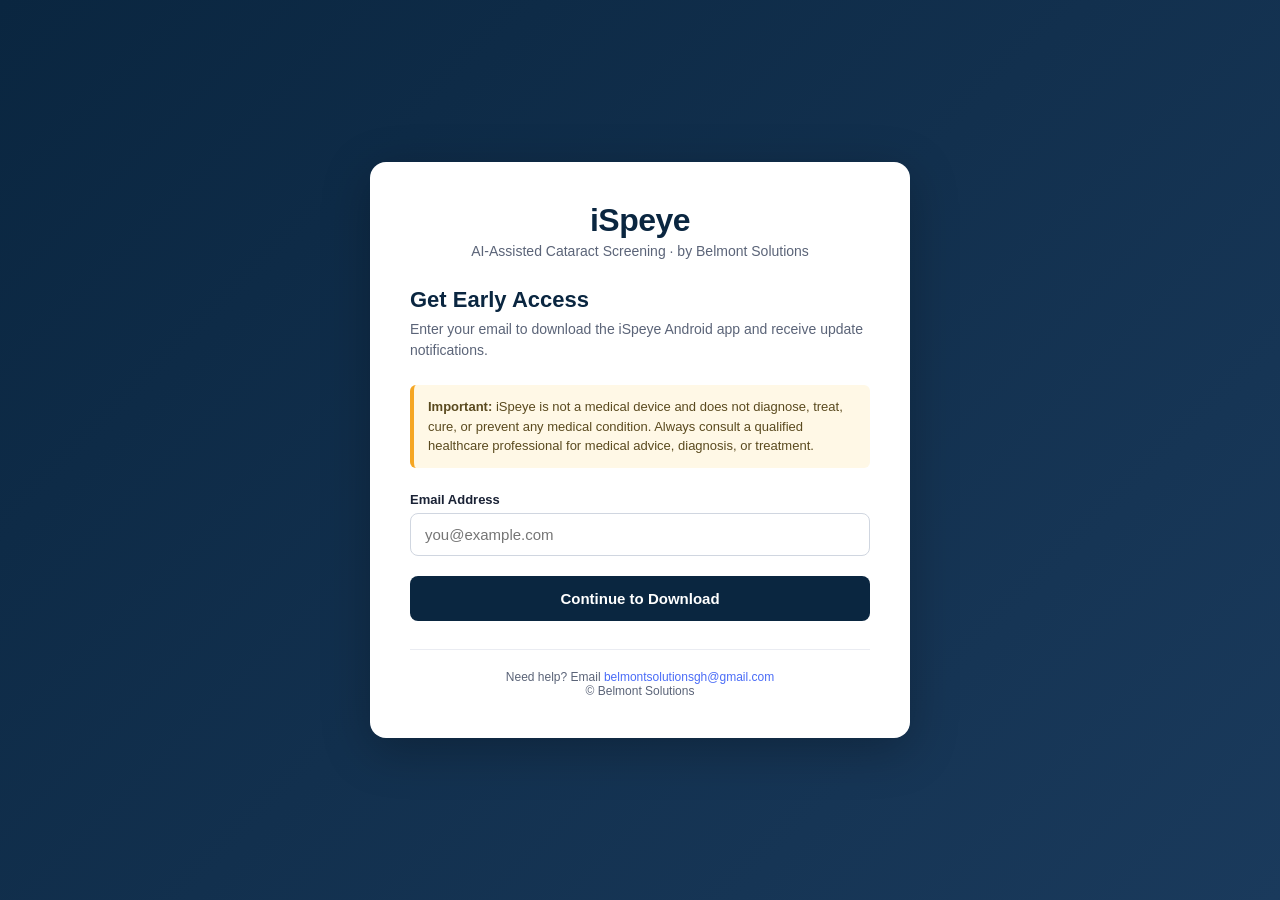
<file: index.html>
<!DOCTYPE html>
<html lang="en">
<head>
  <meta charset="UTF-8" />
  <meta name="viewport" content="width=device-width, initial-scale=1.0" />
  <title>Download iSpeye — Cataract Screening App</title>
  <style>
    * { box-sizing: border-box; margin: 0; padding: 0; }
    body {
      font-family: -apple-system, BlinkMacSystemFont, "Segoe UI", Roboto, sans-serif;
      background: linear-gradient(135deg, #0a2640 0%, #1a3a5c 100%);
      color: #1a2235;
      min-height: 100vh;
      padding: 24px;
      display: flex;
      align-items: center;
      justify-content: center;
    }
    .container {
      max-width: 540px;
      width: 100%;
      background: #fff;
      border-radius: 16px;
      box-shadow: 0 12px 48px rgba(0, 0, 0, 0.25);
      padding: 40px;
    }
    .logo {
      text-align: center;
      font-size: 32px;
      font-weight: 800;
      color: #0a2640;
      margin-bottom: 4px;
      letter-spacing: -0.5px;
    }
    .tagline {
      text-align: center;
      color: #5b6478;
      font-size: 14px;
      margin-bottom: 28px;
    }
    h1 {
      font-size: 22px;
      margin-bottom: 6px;
      color: #0a2640;
    }
    .subtitle {
      color: #5b6478;
      font-size: 14px;
      margin-bottom: 24px;
      line-height: 1.5;
    }
    .disclaimer {
      background: #fff8e6;
      border-left: 4px solid #f5a623;
      padding: 12px 14px;
      border-radius: 6px;
      margin-bottom: 24px;
      font-size: 13px;
      color: #5a4a1f;
      line-height: 1.5;
    }
    label {
      display: block;
      font-weight: 600;
      font-size: 13px;
      margin-bottom: 6px;
      color: #1a2235;
    }
    input[type="email"] {
      width: 100%;
      padding: 12px 14px;
      border: 1px solid #d0d6e0;
      border-radius: 8px;
      font-size: 15px;
      font-family: inherit;
    }
    input:focus { outline: none; border-color: #4a6cf7; }
    button {
      width: 100%;
      margin-top: 20px;
      padding: 14px;
      background: #0a2640;
      color: #fff;
      border: none;
      border-radius: 8px;
      font-size: 15px;
      font-weight: 600;
      cursor: pointer;
      transition: background 0.15s;
    }
    button:hover:not(:disabled) { background: #143a5e; }
    button:disabled { background: #c4c8d2; cursor: not-allowed; }
    .error {
      display: none;
      margin-top: 14px;
      padding: 12px;
      background: #fce8e6;
      color: #a8281f;
      border-left: 4px solid #d93025;
      border-radius: 6px;
      font-size: 13px;
    }
    .download-screen { display: none; }
    .success-icon {
      width: 56px;
      height: 56px;
      background: #e6f4ea;
      border-radius: 50%;
      display: flex;
      align-items: center;
      justify-content: center;
      margin: 0 auto 16px;
      font-size: 28px;
    }
    .download-btn {
      display: block;
      text-align: center;
      text-decoration: none;
      background: #34a853;
      color: #fff;
      padding: 14px;
      border-radius: 8px;
      font-weight: 600;
      font-size: 15px;
      margin-top: 8px;
    }
    .download-btn:hover { background: #2d8e46; }
    .install-steps {
      margin-top: 24px;
      padding: 16px;
      background: #f4f6fa;
      border-radius: 8px;
      font-size: 13px;
      color: #1a2235;
      line-height: 1.7;
    }
    .install-steps strong { color: #0a2640; }
    .install-steps ol { margin-left: 20px; margin-top: 6px; }
    .footer {
      margin-top: 28px;
      padding-top: 20px;
      border-top: 1px solid #eaecf2;
      font-size: 12px;
      color: #5b6478;
      text-align: center;
    }
    .footer a { color: #4a6cf7; text-decoration: none; }
  </style>
</head>
<body>
  <div class="container">
    <div class="logo">iSpeye</div>
    <div class="tagline">AI-Assisted Cataract Screening · by Belmont Solutions</div>

    <!-- Step 1: Email form -->
    <div id="formScreen">
      <h1>Get Early Access</h1>
      <p class="subtitle">Enter your email to download the iSpeye Android app and receive update notifications.</p>

      <div class="disclaimer">
        <strong>Important:</strong> iSpeye is not a medical device and does not diagnose, treat, cure, or prevent any medical condition. Always consult a qualified healthcare professional for medical advice, diagnosis, or treatment.
      </div>

      <form id="downloadForm">
        <label for="email">Email Address</label>
        <input type="email" id="email" name="email" required placeholder="you@example.com" autocomplete="email" />
        <button type="submit" id="submitBtn">Continue to Download</button>
      </form>

      <div class="error" id="errorMsg">
        Something went wrong. Please try again or email <a href="mailto:belmontsolutionsgh@gmail.com">belmontsolutionsgh@gmail.com</a>.
      </div>
    </div>

    <!-- Step 2: Download + install instructions -->
    <div class="download-screen" id="downloadScreen">
      <div class="success-icon">✓</div>
      <h1 style="text-align: center;">You're In!</h1>
      <p class="subtitle" style="text-align: center;">Tap below to download iSpeye for Android.</p>

      <a id="downloadLink" class="download-btn" href="https://github.com/kennedy-ak/ispeye-download/releases/download/v1.3.1/app-release.apk" download="ispeye-v1.3.1.apk">
        Download iSpeye APK
      </a>

      <div class="install-steps">
        <strong>How to install:</strong>
        <ol>
          <li>Tap the download button above. The APK file will save to your phone.</li>
          <li>Open the file from your Downloads folder or notification.</li>
          <li>Android may warn about installing from an unknown source. Tap <strong>Settings</strong>, enable <strong>Allow from this source</strong>, then go back.</li>
          <li>Tap <strong>Install</strong>. The app will appear as <strong>iSpeye</strong>.</li>
          <li>Open the app and sign up to start using it.</li>
        </ol>
      </div>
    </div>

    <div class="footer">
      Need help? Email <a href="mailto:belmontsolutionsgh@gmail.com">belmontsolutionsgh@gmail.com</a><br />
      © Belmont Solutions
    </div>
  </div>

  <script>
    const SUPABASE_URL = 'https://bwjuxeqzqyeimrqxfamw.supabase.co';
    const SUPABASE_ANON_KEY = 'eyJhbGciOiJIUzI1NiIsInR5cCI6IkpXVCJ9.eyJpc3MiOiJzdXBhYmFzZSIsInJlZiI6ImJ3anV4ZXF6cXllaW1ycXhmYW13Iiwicm9sZSI6ImFub24iLCJpYXQiOjE3NzUzMTk5NjYsImV4cCI6MjA5MDg5NTk2Nn0.UA4BGSfPxvK1D4s1SIfDpDKlNIcbs1wr7k4yya6XQ9A';

    const form = document.getElementById('downloadForm');
    const btn = document.getElementById('submitBtn');
    const errorMsg = document.getElementById('errorMsg');
    const formScreen = document.getElementById('formScreen');
    const downloadScreen = document.getElementById('downloadScreen');

    form.addEventListener('submit', async (e) => {
      e.preventDefault();
      btn.disabled = true;
      btn.textContent = 'Submitting...';
      errorMsg.style.display = 'none';

      const email = document.getElementById('email').value.trim().toLowerCase();
      const userAgent = navigator.userAgent;
      const referrer = document.referrer || null;

      try {
        const res = await fetch(`${SUPABASE_URL}/rest/v1/app_downloads`, {
          method: 'POST',
          headers: {
            'Content-Type': 'application/json',
            'apikey': SUPABASE_ANON_KEY,
            'Authorization': `Bearer ${SUPABASE_ANON_KEY}`,
            'Prefer': 'return=minimal'
          },
          body: JSON.stringify({
            email,
            user_agent: userAgent,
            referrer
          })
        });

        if (!res.ok && res.status !== 409) {
          throw new Error(`HTTP ${res.status}`);
        }

        formScreen.style.display = 'none';
        downloadScreen.style.display = 'block';
      } catch (err) {
        console.error(err);
        errorMsg.style.display = 'block';
        btn.disabled = false;
        btn.textContent = 'Continue to Download';
      }
    });
  </script>
</body>
</html>
</file>
